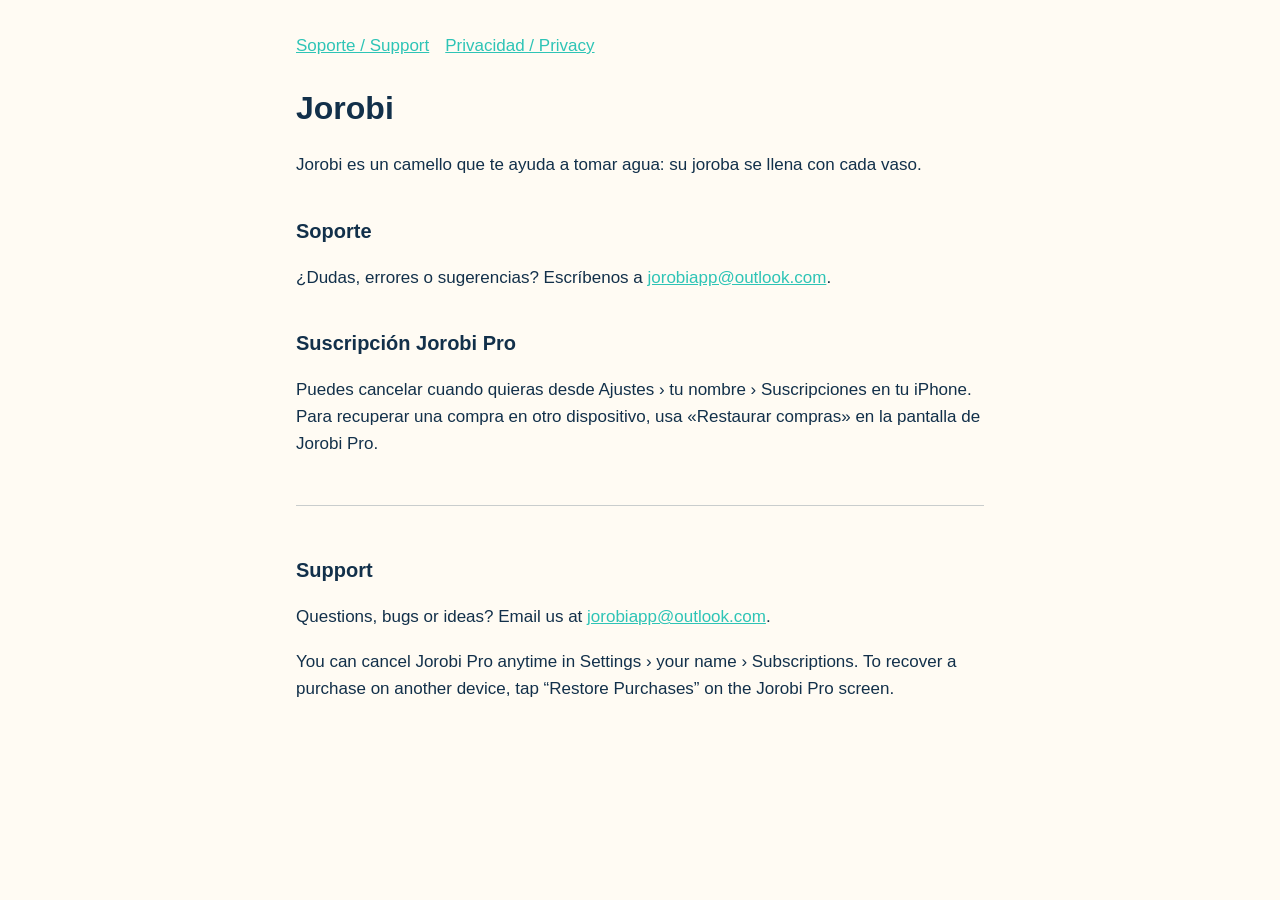
<file: index.html>
<!doctype html>
<html lang="es"><head><meta charset="utf-8"><meta name="viewport" content="width=device-width,initial-scale=1">
<title>Jorobi · Soporte</title><link rel="stylesheet" href="style.css"></head>
<body><main>
<nav><a href="./">Soporte / Support</a><a href="privacy.html">Privacidad / Privacy</a></nav>
<h1>Jorobi</h1>
<p>Jorobi es un camello que te ayuda a tomar agua: su joroba se llena con cada vaso.</p>
<h2>Soporte</h2>
<p>¿Dudas, errores o sugerencias? Escríbenos a <a href="mailto:jorobiapp@outlook.com">jorobiapp@outlook.com</a>.</p>
<h2>Suscripción Jorobi Pro</h2>
<p>Puedes cancelar cuando quieras desde Ajustes › tu nombre › Suscripciones en tu iPhone. Para recuperar una compra en otro dispositivo, usa «Restaurar compras» en la pantalla de Jorobi Pro.</p>
<hr>
<h2 lang="en">Support</h2>
<p lang="en">Questions, bugs or ideas? Email us at <a href="mailto:jorobiapp@outlook.com">jorobiapp@outlook.com</a>.</p>
<p lang="en">You can cancel Jorobi Pro anytime in Settings › your name › Subscriptions. To recover a purchase on another device, tap “Restore Purchases” on the Jorobi Pro screen.</p>
</main></body></html>
</file>
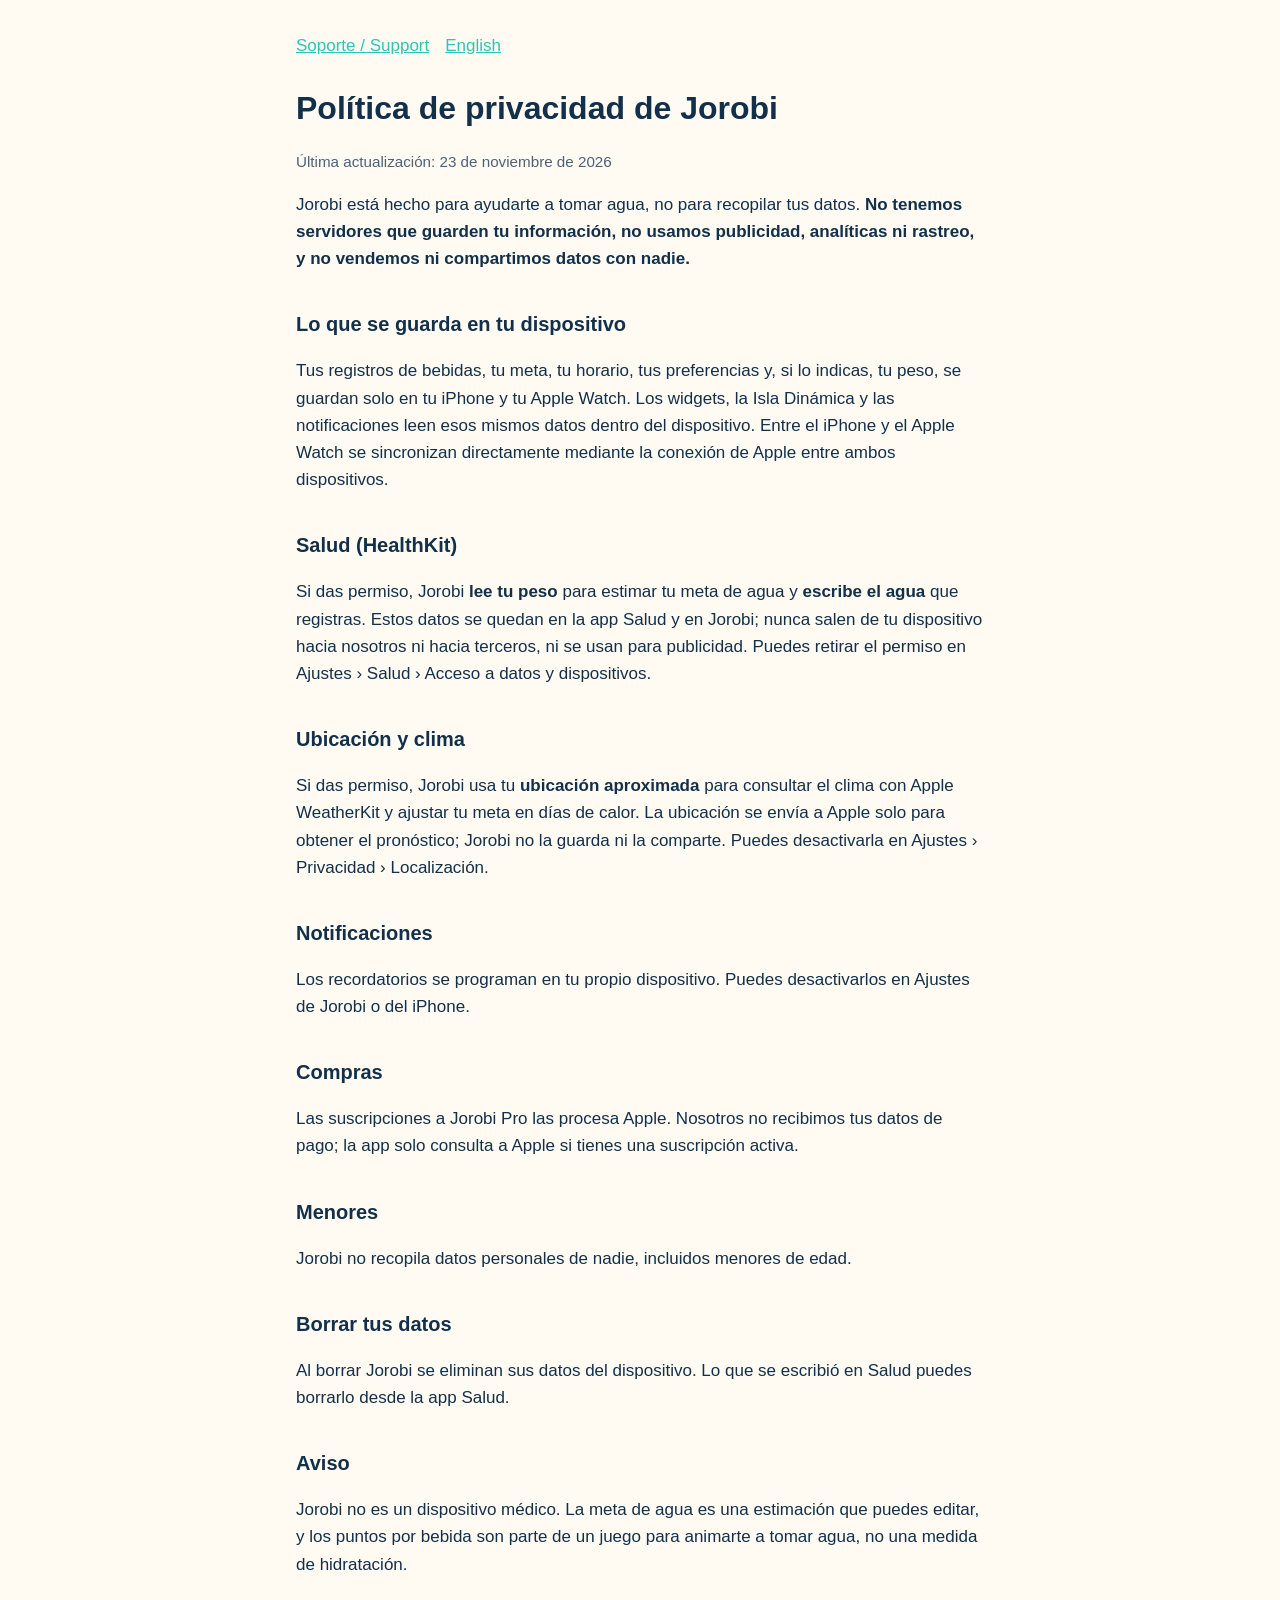
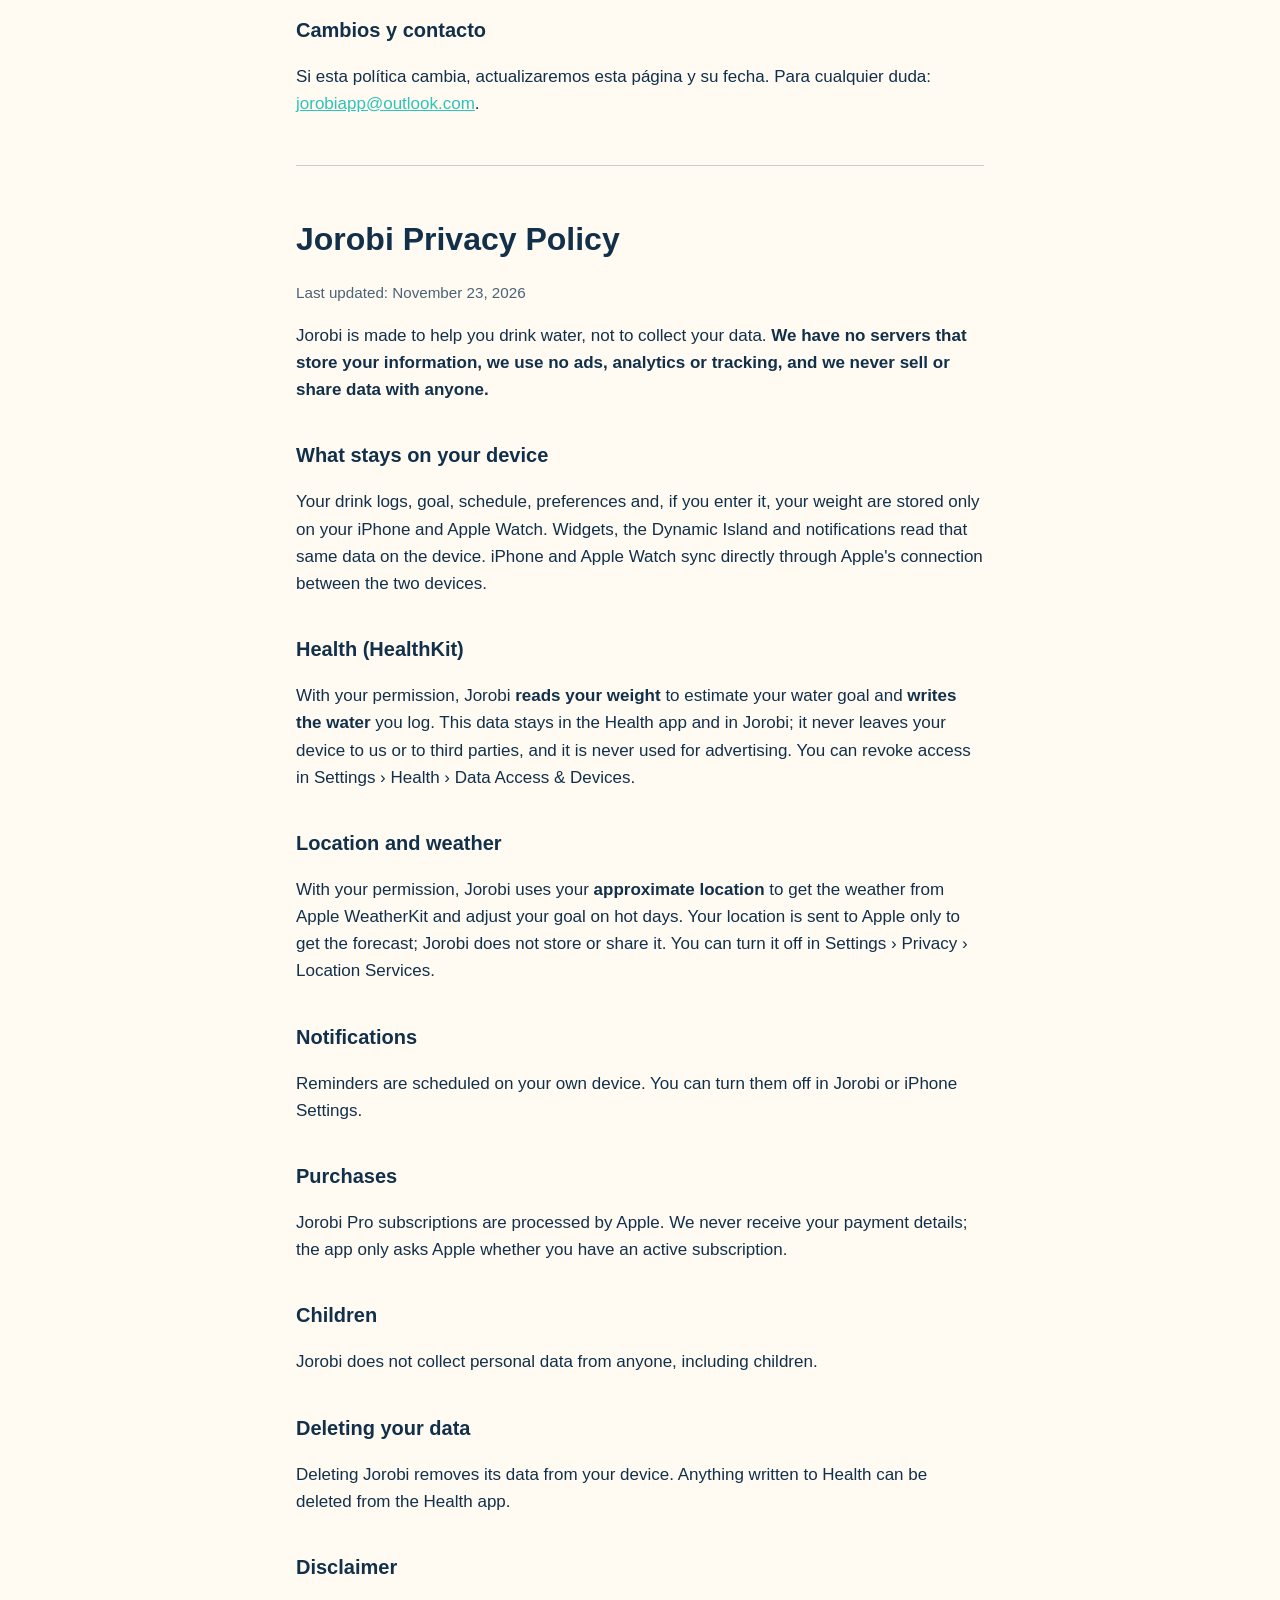
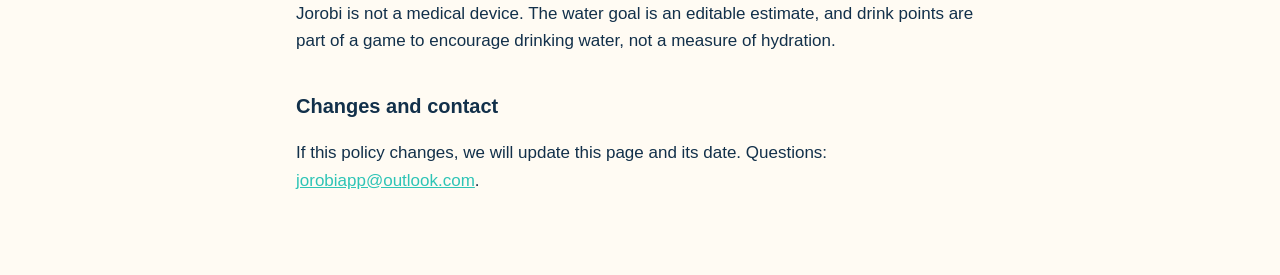
<file: privacy.html>
<!doctype html>
<html lang="es"><head><meta charset="utf-8"><meta name="viewport" content="width=device-width,initial-scale=1">
<title>Jorobi · Privacidad</title><link rel="stylesheet" href="style.css"></head>
<body><main>
<nav><a href="./">Soporte / Support</a><a href="#en">English</a></nav>
<h1>Política de privacidad de Jorobi</h1>
<p class="muted">Última actualización: 23 de noviembre de 2026</p>

<p>Jorobi está hecho para ayudarte a tomar agua, no para recopilar tus datos. <strong>No tenemos servidores que guarden tu información, no usamos publicidad, analíticas ni rastreo, y no vendemos ni compartimos datos con nadie.</strong></p>

<h2>Lo que se guarda en tu dispositivo</h2>
<p>Tus registros de bebidas, tu meta, tu horario, tus preferencias y, si lo indicas, tu peso, se guardan solo en tu iPhone y tu Apple Watch. Los widgets, la Isla Dinámica y las notificaciones leen esos mismos datos dentro del dispositivo. Entre el iPhone y el Apple Watch se sincronizan directamente mediante la conexión de Apple entre ambos dispositivos.</p>

<h2>Salud (HealthKit)</h2>
<p>Si das permiso, Jorobi <strong>lee tu peso</strong> para estimar tu meta de agua y <strong>escribe el agua</strong> que registras. Estos datos se quedan en la app Salud y en Jorobi; nunca salen de tu dispositivo hacia nosotros ni hacia terceros, ni se usan para publicidad. Puedes retirar el permiso en Ajustes › Salud › Acceso a datos y dispositivos.</p>

<h2>Ubicación y clima</h2>
<p>Si das permiso, Jorobi usa tu <strong>ubicación aproximada</strong> para consultar el clima con Apple WeatherKit y ajustar tu meta en días de calor. La ubicación se envía a Apple solo para obtener el pronóstico; Jorobi no la guarda ni la comparte. Puedes desactivarla en Ajustes › Privacidad › Localización.</p>

<h2>Notificaciones</h2>
<p>Los recordatorios se programan en tu propio dispositivo. Puedes desactivarlos en Ajustes de Jorobi o del iPhone.</p>

<h2>Compras</h2>
<p>Las suscripciones a Jorobi Pro las procesa Apple. Nosotros no recibimos tus datos de pago; la app solo consulta a Apple si tienes una suscripción activa.</p>

<h2>Menores</h2>
<p>Jorobi no recopila datos personales de nadie, incluidos menores de edad.</p>

<h2>Borrar tus datos</h2>
<p>Al borrar Jorobi se eliminan sus datos del dispositivo. Lo que se escribió en Salud puedes borrarlo desde la app Salud.</p>

<h2>Aviso</h2>
<p>Jorobi no es un dispositivo médico. La meta de agua es una estimación que puedes editar, y los puntos por bebida son parte de un juego para animarte a tomar agua, no una medida de hidratación.</p>

<h2>Cambios y contacto</h2>
<p>Si esta política cambia, actualizaremos esta página y su fecha. Para cualquier duda: <a href="mailto:jorobiapp@outlook.com">jorobiapp@outlook.com</a>.</p>

<hr>

<div lang="en" id="en">
<h1>Jorobi Privacy Policy</h1>
<p class="muted">Last updated: November 23, 2026</p>

<p>Jorobi is made to help you drink water, not to collect your data. <strong>We have no servers that store your information, we use no ads, analytics or tracking, and we never sell or share data with anyone.</strong></p>

<h2>What stays on your device</h2>
<p>Your drink logs, goal, schedule, preferences and, if you enter it, your weight are stored only on your iPhone and Apple Watch. Widgets, the Dynamic Island and notifications read that same data on the device. iPhone and Apple Watch sync directly through Apple's connection between the two devices.</p>

<h2>Health (HealthKit)</h2>
<p>With your permission, Jorobi <strong>reads your weight</strong> to estimate your water goal and <strong>writes the water</strong> you log. This data stays in the Health app and in Jorobi; it never leaves your device to us or to third parties, and it is never used for advertising. You can revoke access in Settings › Health › Data Access &amp; Devices.</p>

<h2>Location and weather</h2>
<p>With your permission, Jorobi uses your <strong>approximate location</strong> to get the weather from Apple WeatherKit and adjust your goal on hot days. Your location is sent to Apple only to get the forecast; Jorobi does not store or share it. You can turn it off in Settings › Privacy › Location Services.</p>

<h2>Notifications</h2>
<p>Reminders are scheduled on your own device. You can turn them off in Jorobi or iPhone Settings.</p>

<h2>Purchases</h2>
<p>Jorobi Pro subscriptions are processed by Apple. We never receive your payment details; the app only asks Apple whether you have an active subscription.</p>

<h2>Children</h2>
<p>Jorobi does not collect personal data from anyone, including children.</p>

<h2>Deleting your data</h2>
<p>Deleting Jorobi removes its data from your device. Anything written to Health can be deleted from the Health app.</p>

<h2>Disclaimer</h2>
<p>Jorobi is not a medical device. The water goal is an editable estimate, and drink points are part of a game to encourage drinking water, not a measure of hydration.</p>

<h2>Changes and contact</h2>
<p>If this policy changes, we will update this page and its date. Questions: <a href="mailto:jorobiapp@outlook.com">jorobiapp@outlook.com</a>.</p>
</div>
</main></body></html>
</file>
<file: style.css>
:root{--water:#2EC4B6;--night:#12304A;--sand:#F6E7C8;--bg:#FFFBF3;--text:#12304A;--muted:#4c6275}
@media (prefers-color-scheme:dark){:root{--bg:#0d2233;--text:#F6E7C8;--muted:#b9c4cc}}
*{box-sizing:border-box}
body{margin:0;background:var(--bg);color:var(--text);font:17px/1.6 -apple-system,BlinkMacSystemFont,"Nunito","Segoe UI",sans-serif}
main{max-width:720px;margin:0 auto;padding:32px 16px 64px}
h1{font-size:2rem;margin:.2em 0}h2{margin-top:1.8em;font-size:1.25rem}
a{color:var(--water)}
.muted{color:var(--muted);font-size:.95rem}
nav{display:flex;gap:16px;margin-bottom:24px}
hr{border:0;border-top:1px solid color-mix(in srgb,var(--muted) 30%,transparent);margin:48px 0}
</file>
